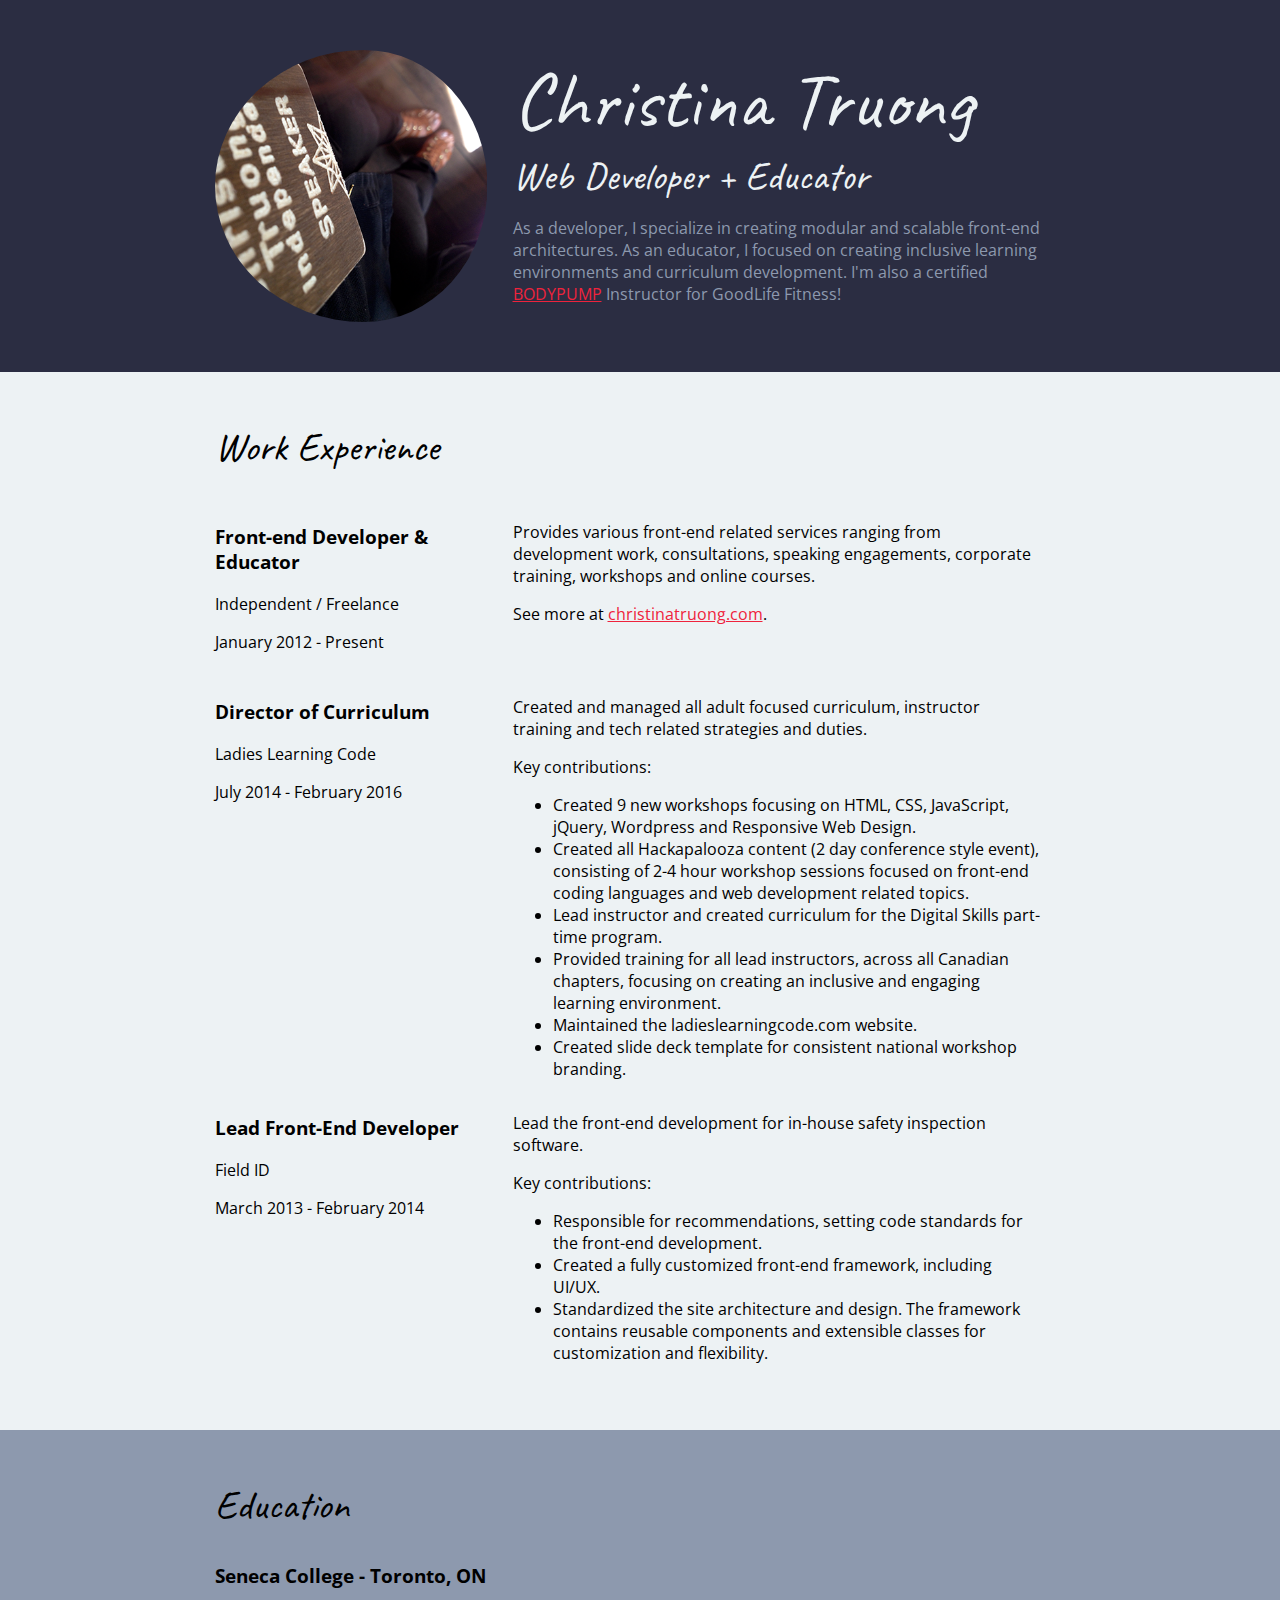
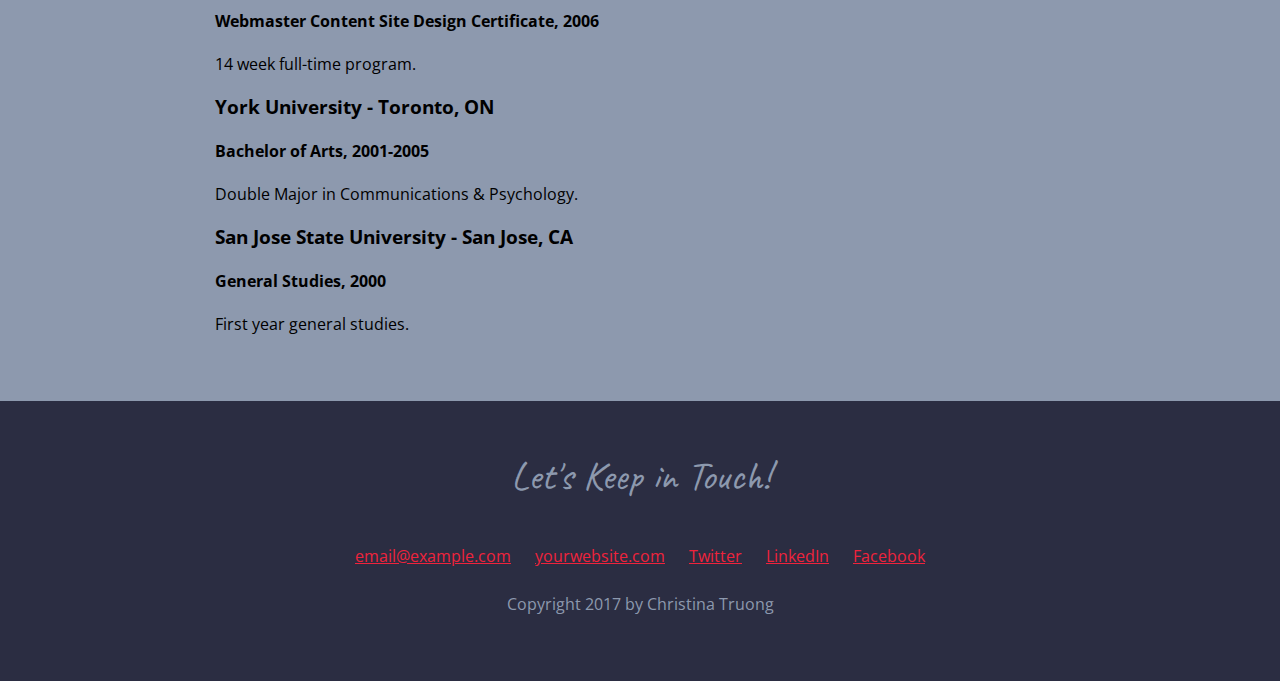
<file: CSS Essential Training 1/Exercise Files/Ch04/css-resume-final/index.html>
<!DOCTYPE html>
<html lang="en">
<head>
    <meta charset="UTF-8">
    <meta name="viewport" content="width=device-width, initial-scale=1.0">
    <title>Christina Truong | Resume</title>
    <link href="https://fonts.googleapis.com/css?family=Caveat|Open+Sans:400,400i,700" rel="stylesheet">
    <link rel="stylesheet" href="css/styles.css">
</head>
<body>
    <!-- // Intro -->
    <header>
        <div class="content-wrap">
            <img class="profile-img column-narrow" src="images/christina-truong.png" alt="Christina Truong">
            
            <div class="column-wide">
              <h1>Christina Truong</h1>
              <h2>Web Developer + Educator</h2>
              <p>As a developer, I specialize in creating modular and scalable front-end architectures. As an educator, I focused on creating inclusive learning environments and curriculum development. I'm also a certified <a href="#">BODYPUMP</a> Instructor for GoodLife Fitness!</p>
            </div>
        </div>
    </header>
    
    <main> 
        <!-- // Work Experience -->
        <section class="work">
            <div class="content-wrap">
                <h2>Work Experience</h2>

                <!-- Job Details: copy this block to add more positions. -->
                <div class="column-narrow">
                    <h3>Front-end Developer & Educator</h3>
                    <p>Independent / Freelance</p>
                    <p>January 2012 - Present</p>
                </div>
                <div class="column-wide">
                  <p>Provides various front-end related services ranging from development work, consultations, speaking engagements, corporate training, workshops and online courses.</p>
                  <p>See more at <a href="http://christinatruong.com">christinatruong.com</a>.</p>
                </div>
                
                <!-- Job Details -->
                <div class="column-narrow">
                    <h3>Director of Curriculum</h3>
                    <p>Ladies Learning Code</p>
                    <p>July 2014 - February 2016</p>
                </div>
                
                <div class="column-wide">
                    <p>Created and managed all adult focused curriculum, instructor training and tech related strategies and duties.</p>

                    <p>Key contributions:</p>
                    <ul>
                        <li>Created 9 new workshops focusing on HTML, CSS, JavaScript, jQuery, Wordpress and Responsive Web Design.</li>
                        <li>Created all Hackapalooza content (2 day conference style event), consisting of 2-4 hour workshop sessions focused on front-end coding languages and web development related topics.</li>
                        <li>Lead instructor and created curriculum for the Digital Skills part-time program.</li>
                        <li>Provided training for all lead instructors, across all Canadian chapters, focusing on creating an inclusive and engaging learning environment.</li>
                        <li>Maintained the ladieslearningcode.com website.</li>
                        <li>Created slide deck template for consistent national workshop branding.</li>
                    </ul>
                </div>
                
                <!-- Job Details -->
                <div class="column-narrow">
                    <h3>Lead Front-End Developer</h3>
                    <p>Field ID</p>
                    <p>March 2013 - February 2014</p>
                </div>
                <div class="column-wide">
                    <p>Lead the front-end development for in-house safety inspection software.</p>
                    <p>Key contributions:</p>
                    <ul>
                        <li>Responsible for recommendations, setting code standards for the front-end development.</li>
                        <li>Created a fully customized front-end framework, including UI/UX.</li>
                        <li>Standardized the site architecture and design. The framework contains reusable components and extensible classes for customization and flexibility.</li>
                    </ul>
                </div>
            </div>
        </section>


        <!-- // Education -->
        <section class="education">
            <div class="content-wrap">
                <h2>Education</h2>

                <!-- School details: copy this block to add more schools. -->
                <h3>Seneca College - Toronto, ON</h3>
                <h4>Webmaster Content Site Design Certificate, 2006</h4>
                <p>14 week full-time program.</p>
                
                <h3>York University - Toronto, ON</h3>
                <h4>Bachelor of Arts, 2001-2005</h4>
                <p>Double Major in Communications & Psychology.</p>
                
                <h3>San Jose State University - San Jose, CA</h3>
                <h4>General Studies, 2000</h4>
                <p>First year general studies.</p>
            </div>
        </section>
    </main>
    
    <!-- // Footer & contact info -->
    <footer>
        <div class="content-wrap">
            <h2>Let's Keep in Touch!</h2>
            
            <!-- Social media and contact links. Add or remove any networks. -->
            <div class="contact-info">
                <a href="mailto:email@example.com">email@example.com</a>
                <a href="http://yourwebsite.com">yourwebsite.com</a>
                <a href="#">Twitter</a>
                <a href="#">LinkedIn</a>
                <a href="#">Facebook</a>
            </div>

            <p>Copyright 2017 by Christina Truong</p>
        </div>
    </footer>
</body>
</html>
</file>
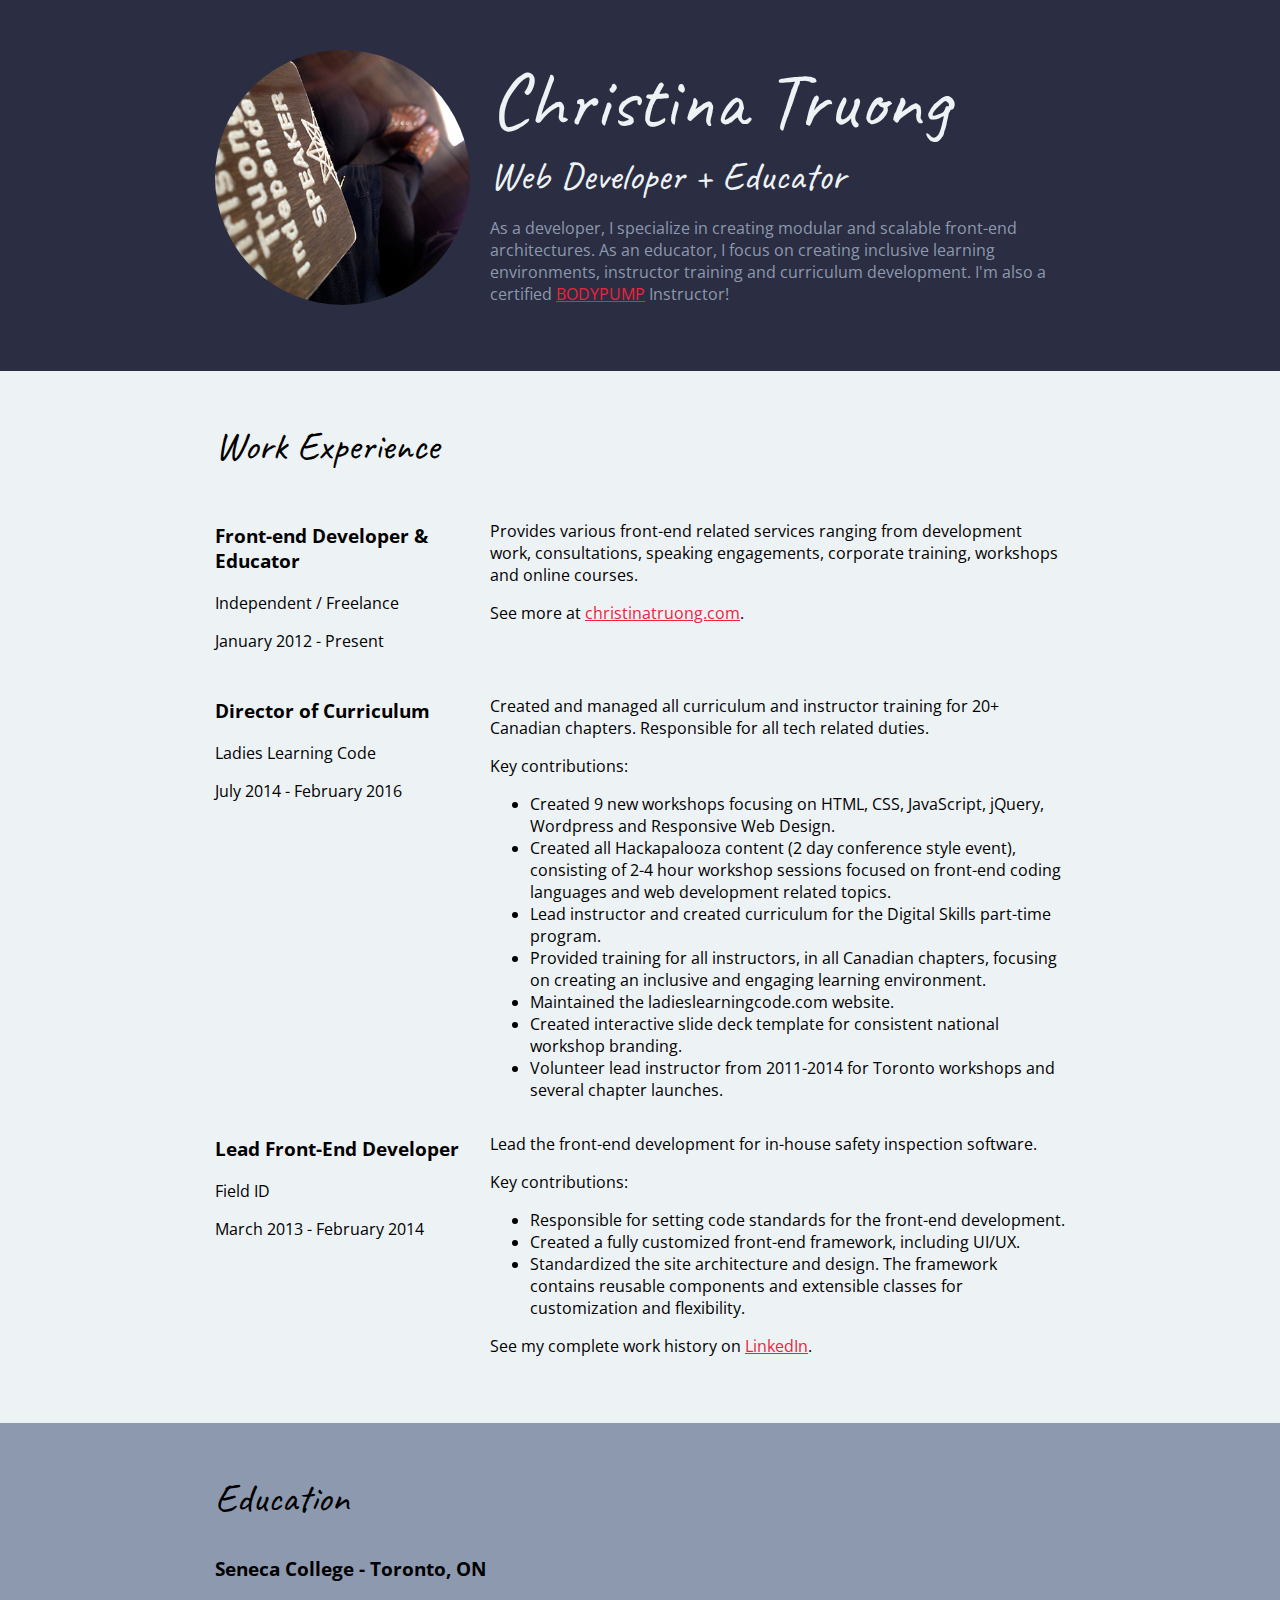
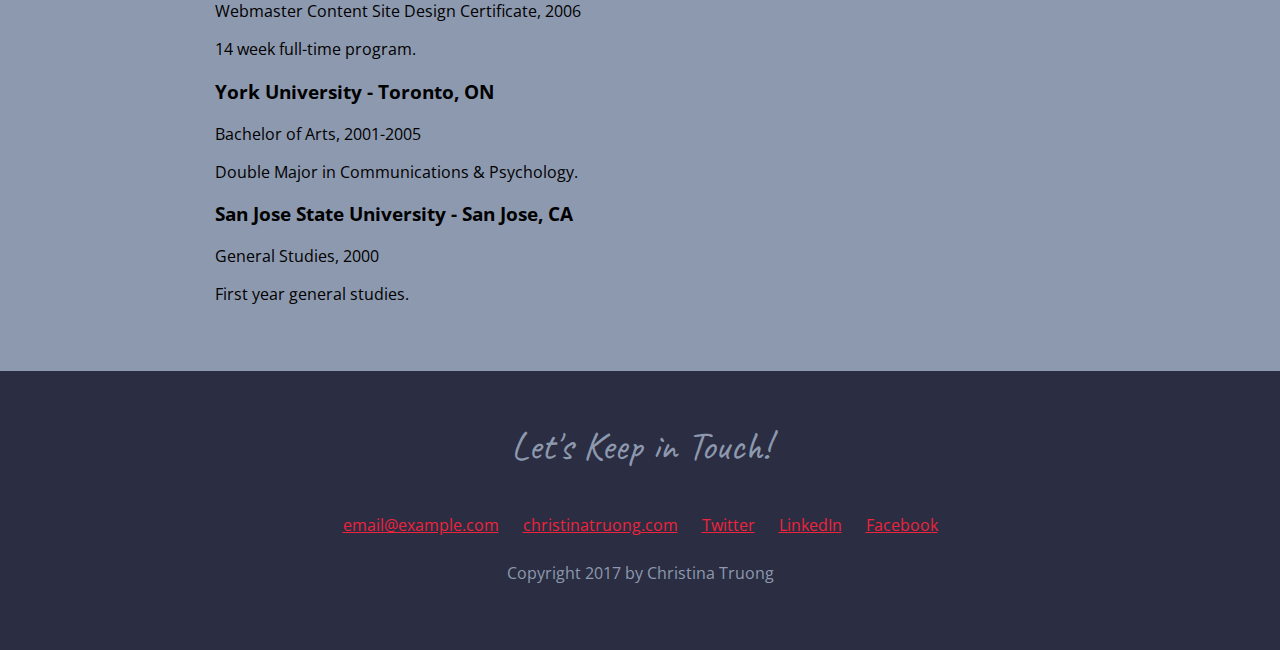
<file: CSS Essentail Training 2/Exercise Files/Ch01/01_06/css-resume/index.html>
<!DOCTYPE html>
<html lang="en">
<head>
    <meta charset="UTF-8">
    <meta name="viewport" content="width=device-width, initial-scale=1.0">
    <title>Christina Truong | Resume</title>
    <link href="https://fonts.googleapis.com/css?family=Caveat|Open+Sans:400,700" rel="stylesheet">
    <link rel="stylesheet" href="css/styles.css">
</head>
<body>
    <!-- // Intro -->
    <header>
      <div class="content-wrap">
        <img class="profile-img col-narrow" src="images/christina-truong.png" alt="Christina Truong">
        <div class="col-wide">
          <h1>Christina Truong</h1>
          <h2>Web Developer + Educator</h2>
          <p>As a developer, I specialize in creating modular and scalable front-end architectures. As an educator, I focus on creating inclusive learning environments, instructor training and curriculum development. I'm also a certified <a href="https://www.lesmills.com/workouts/fitness-classes/bodypump/" target="_blank">BODYPUMP</a> Instructor!</p>
        </div>
      </div>
    </header>

    <main>
        <!-- // Work Experience -->
        <section class="work">
          <div class="content-wrap">
            <h2>Work Experience</h2>

            <!-- Job 1 Details -->
            <div class="col-narrow">
              <h3>Front-end Developer & Educator</h3>
              <p>Independent / Freelance</p>
              <p>January 2012 - Present</p>
            </div>

            <div class="col-wide">
              <p>Provides various front-end related services ranging from development work, consultations, speaking engagements, corporate training, workshops and online courses.</p>
              <p>See more at <a href="http://christinatruong.com" target="_blank">christinatruong.com</a>.</p>
            </div>

            <!-- Job 2 Details -->
            <div class="col-narrow">
              <h3>Director of Curriculum</h3>
              <p>Ladies Learning Code</p>
              <p>July 2014 - February 2016</p>
            </div>
            <div class="col-wide">
              <p>Created and managed all curriculum and instructor training for 20+ Canadian chapters. Responsible for all tech related duties.</p>
              <p>Key contributions:</p>
              <ul>
                  <li>Created 9 new workshops focusing on HTML, CSS, JavaScript, jQuery, Wordpress and Responsive Web Design.</li>
                  <li>Created all Hackapalooza content (2 day conference style event), consisting of 2-4 hour workshop sessions focused on front-end coding languages and web development related topics.</li>
                  <li>Lead instructor and created curriculum for the Digital Skills part-time program.</li>
                  <li>Provided training for all instructors, in all Canadian chapters, focusing on creating an inclusive and engaging learning environment.</li>
                  <li>Maintained the ladieslearningcode.com website.</li>
                  <li>Created interactive slide deck template for consistent national workshop branding.</li>
                  <li>Volunteer lead instructor from 2011-2014 for Toronto workshops and several chapter launches.</li>
              </ul>
            </div>

            <!-- Job 3 Details -->
            <div class="col-narrow">
              <h3>Lead Front-End Developer</h3>
              <p>Field ID</p>
              <p>March 2013 - February 2014</p>
            </div>

            <div class="col-wide">
              <p>Lead the front-end development for in-house safety inspection software.</p>
              <p>Key contributions:</p>
              <ul>
                  <li>Responsible for setting code standards for the front-end development.</li>
                  <li>Created a fully customized front-end framework, including UI/UX.</li>
                  <li>Standardized the site architecture and design. The framework contains reusable components and extensible classes for customization and flexibility.</li>
              </ul>

              <p>See my complete work history on <a href="https://www.linkedin.com/in/christinatruong/" target="_blank">LinkedIn</a>.</p>
            </div>
          </div>
        </section>


        <!-- // Education -->
        <section class="education">
          <div class="content-wrap">
            <h2>Education</h2>

            <!-- School 1 details. -->
            <h3>Seneca College - Toronto, ON</h3>
            <p>Webmaster Content Site Design Certificate, 2006</p>
            <p>14 week full-time program.</p>

            <!-- School 2 details. -->
            <h3>York University - Toronto, ON</h3>
            <p>Bachelor of Arts, 2001-2005</p>
            <p>Double Major in Communications & Psychology.</p>

            <!-- School 3 details. -->
            <h3>San Jose State University - San Jose, CA</h3>
            <p>General Studies, 2000</p>
            <p>First year general studies.</p>
          </div>
        </section>
    </main>


    <!-- // Footer & contact info -->
    <footer>
      <div class="content-wrap">
        <h2>Let's Keep in Touch!</h2>

        <!-- Social media links. Add or remove any networks. -->
        <div class="contact-info">
            <a href="mailto:email@example.com">email@example.com</a>
            <a href="http://christinatruong.com">christinatruong.com</a>
            <a href="https://twitter.com/christinatruong">Twitter</a>
            <a href="https://www.linkedin.com/in/christinatruong/">LinkedIn</a>
            <a href="http://fb.me/christinacodes">Facebook</a>
        </div>

        <p>Copyright 2017 by Christina Truong</p>
      </div>
    </footer>
</body>
</html>
</file>
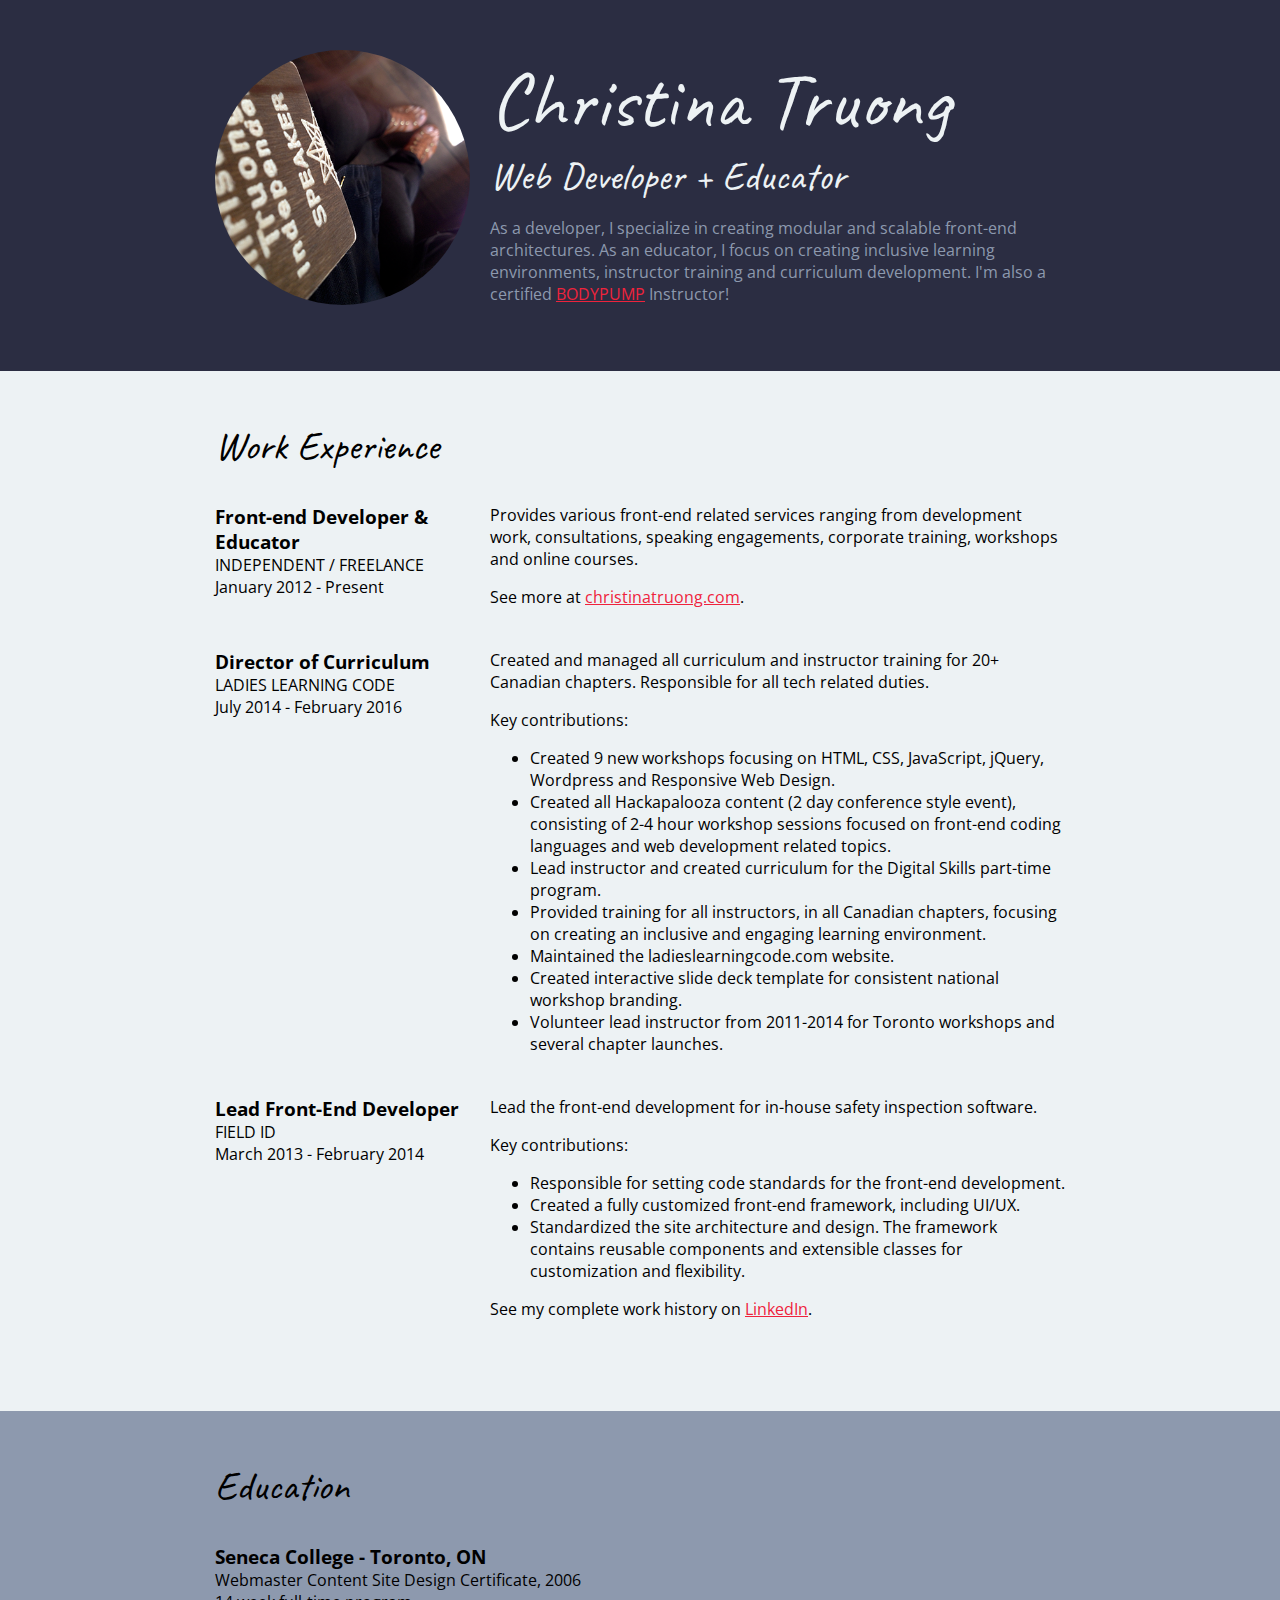
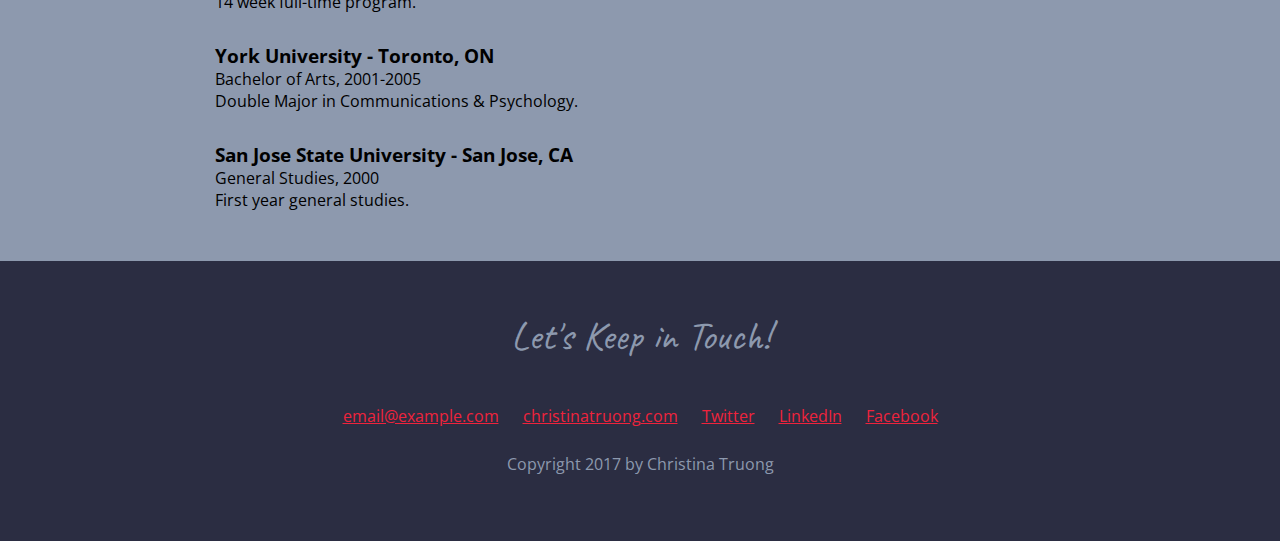
<file: CSS Essentail Training 2/Exercise Files/Ch02/02_05/css-resume/index.html>
<!DOCTYPE html>
<html lang="en">
<head>
    <meta charset="UTF-8">
    <meta name="viewport" content="width=device-width, initial-scale=1.0">
    <title>Christina Truong | Resume</title>
    <link href="https://fonts.googleapis.com/css?family=Caveat|Open+Sans:400,700" rel="stylesheet">
    <link rel="stylesheet" href="css/styles.css">
</head>
<body>
    <!-- // Intro -->
    <header>
      <div class="content-wrap">
        <img class="profile-img col-narrow" src="images/christina-truong.png" alt="Christina Truong">
        <div class="col-wide">
          <h1>Christina Truong</h1>
          <h2>Web Developer + Educator</h2>
          <p>As a developer, I specialize in creating modular and scalable front-end architectures. As an educator, I focus on creating inclusive learning environments, instructor training and curriculum development. I'm also a certified <a href="https://www.lesmills.com/workouts/fitness-classes/bodypump/" target="_blank">BODYPUMP</a> Instructor!</p>
        </div>
      </div>
    </header>

    <main>
        <!-- // Work Experience -->
        <section class="work">
          <div class="content-wrap">
            <h2>Work Experience</h2>

            <!-- Job 1 Details -->
            <div class="col-narrow">
              <h3>Front-end Developer & Educator</h3>
              <p class="uppercase">Independent / Freelance</p>
              <p>January 2012 - Present</p>
            </div>

            <div class="col-wide job-description">
              <p>Provides various front-end related services ranging from development work, consultations, speaking engagements, corporate training, workshops and online courses.</p>
              <p>See more at <a href="http://christinatruong.com" target="_blank">christinatruong.com</a>.</p>
            </div>

            <!-- Job 2 Details -->
            <div class="col-narrow">
              <h3>Director of Curriculum</h3>
              <p class="uppercase">Ladies Learning Code</p>
              <p>July 2014 - February 2016</p>
            </div>
            <div class="col-wide job-description">
              <p>Created and managed all curriculum and instructor training for 20+ Canadian chapters. Responsible for all tech related duties.</p>
              <p>Key contributions:</p>
              <ul>
                  <li>Created 9 new workshops focusing on HTML, CSS, JavaScript, jQuery, Wordpress and Responsive Web Design.</li>
                  <li>Created all Hackapalooza content (2 day conference style event), consisting of 2-4 hour workshop sessions focused on front-end coding languages and web development related topics.</li>
                  <li>Lead instructor and created curriculum for the Digital Skills part-time program.</li>
                  <li>Provided training for all instructors, in all Canadian chapters, focusing on creating an inclusive and engaging learning environment.</li>
                  <li>Maintained the ladieslearningcode.com website.</li>
                  <li>Created interactive slide deck template for consistent national workshop branding.</li>
                  <li>Volunteer lead instructor from 2011-2014 for Toronto workshops and several chapter launches.</li>
              </ul>
            </div>

            <!-- Job 3 Details -->
            <div class="col-narrow">
              <h3>Lead Front-End Developer</h3>
              <p class="uppercase">Field ID</p>
              <p>March 2013 - February 2014</p>
            </div>

            <div class="col-wide job-description">
              <p>Lead the front-end development for in-house safety inspection software.</p>
              <p>Key contributions:</p>
              <ul>
                  <li>Responsible for setting code standards for the front-end development.</li>
                  <li>Created a fully customized front-end framework, including UI/UX.</li>
                  <li>Standardized the site architecture and design. The framework contains reusable components and extensible classes for customization and flexibility.</li>
              </ul>

              <p>See my complete work history on <a href="https://www.linkedin.com/in/christinatruong/" target="_blank">LinkedIn</a>.</p>
            </div>
          </div>
        </section>


        <!-- // Education -->
        <section class="education">
          <div class="content-wrap">
            <h2>Education</h2>

            <!-- School 1 details. -->
            <h3>Seneca College - Toronto, ON</h3>
            <p>Webmaster Content Site Design Certificate, 2006</p>
            <p>14 week full-time program.</p>

            <!-- School 2 details. -->
            <h3>York University - Toronto, ON</h3>
            <p>Bachelor of Arts, 2001-2005</p>
            <p>Double Major in Communications & Psychology.</p>

            <!-- School 3 details. -->
            <h3>San Jose State University - San Jose, CA</h3>
            <p>General Studies, 2000</p>
            <p>First year general studies.</p>
          </div>
        </section>
    </main>


    <!-- // Footer & contact info -->
    <footer>
      <div class="content-wrap">
        <h2>Let's Keep in Touch!</h2>

        <!-- Social media links. Add or remove any networks. -->
        <div class="contact-info">
            <a href="mailto:email@example.com">email@example.com</a>
            <a href="http://christinatruong.com">christinatruong.com</a>
            <a href="https://twitter.com/christinatruong">Twitter</a>
            <a href="https://www.linkedin.com/in/christinatruong/">LinkedIn</a>
            <a href="http://fb.me/christinacodes">Facebook</a>
        </div>

        <p>Copyright 2017 by Christina Truong</p>
      </div>
    </footer>
</body>
</html>
</file>
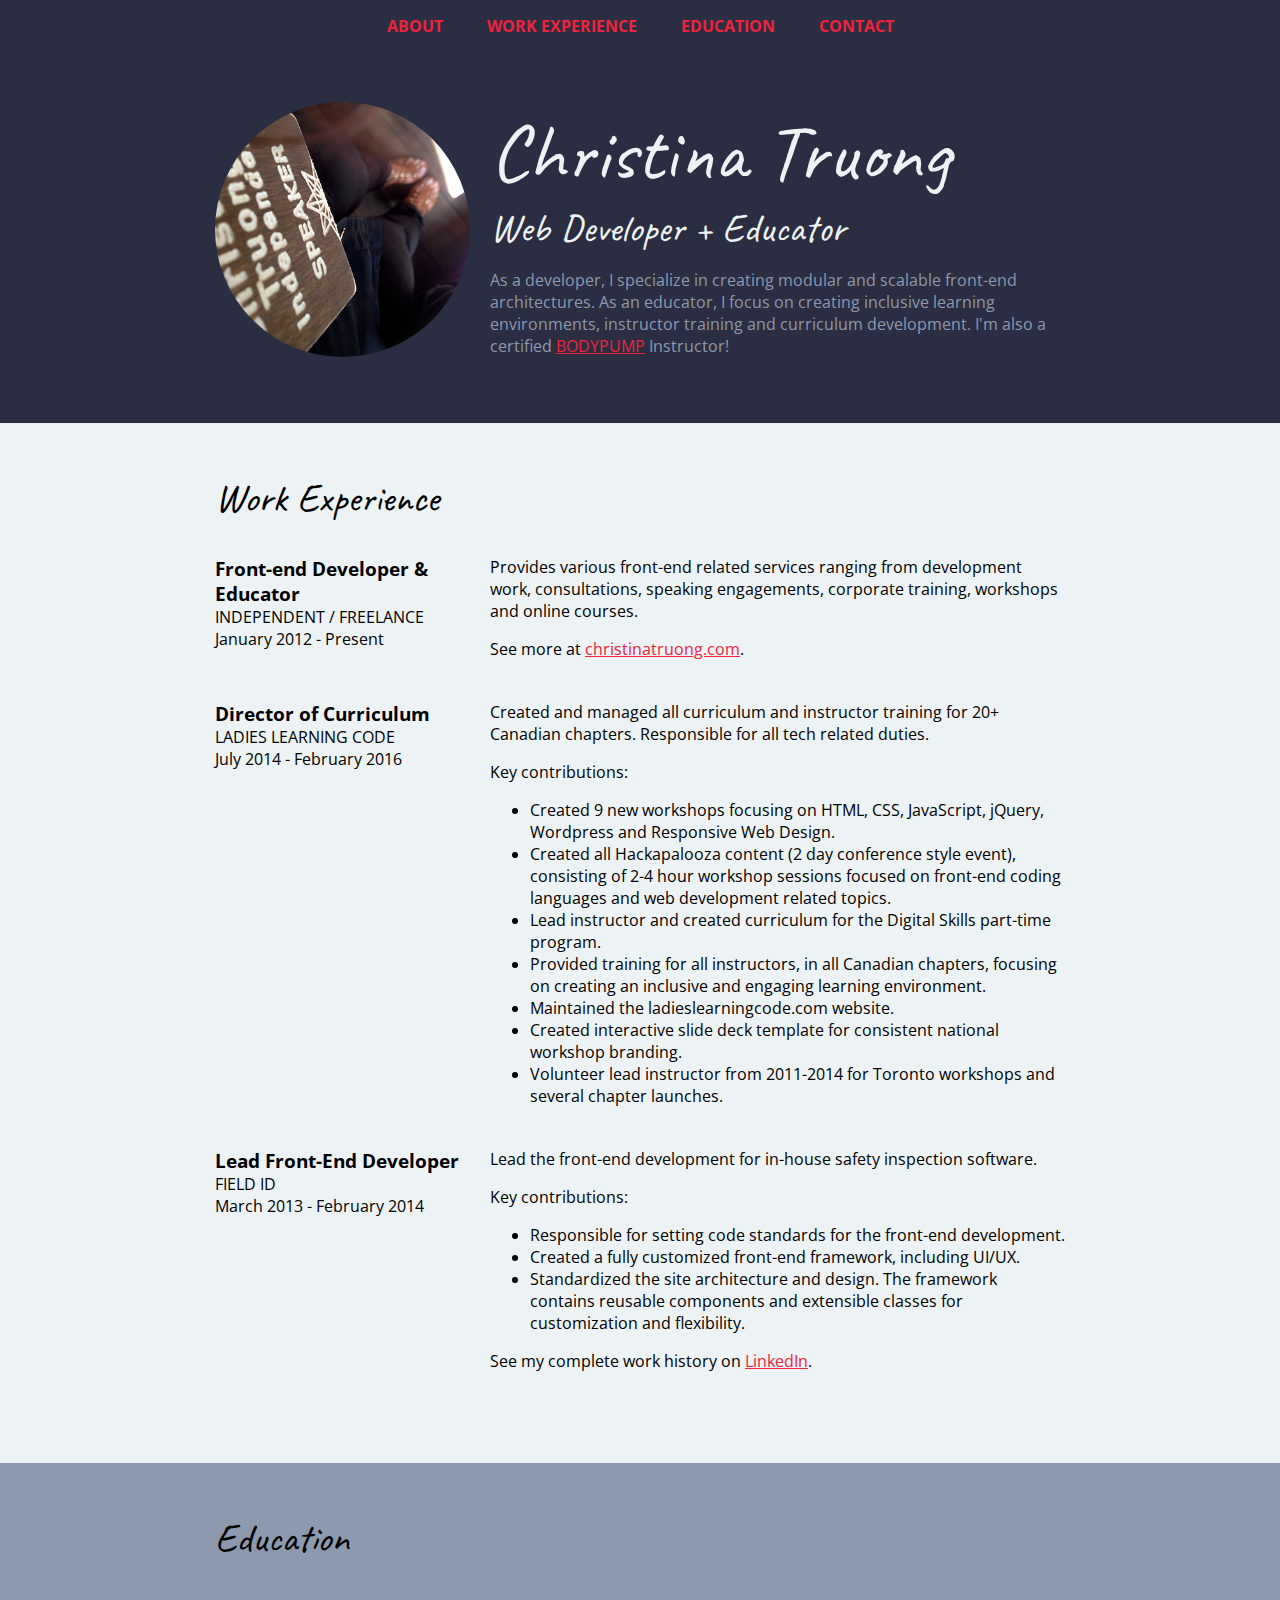
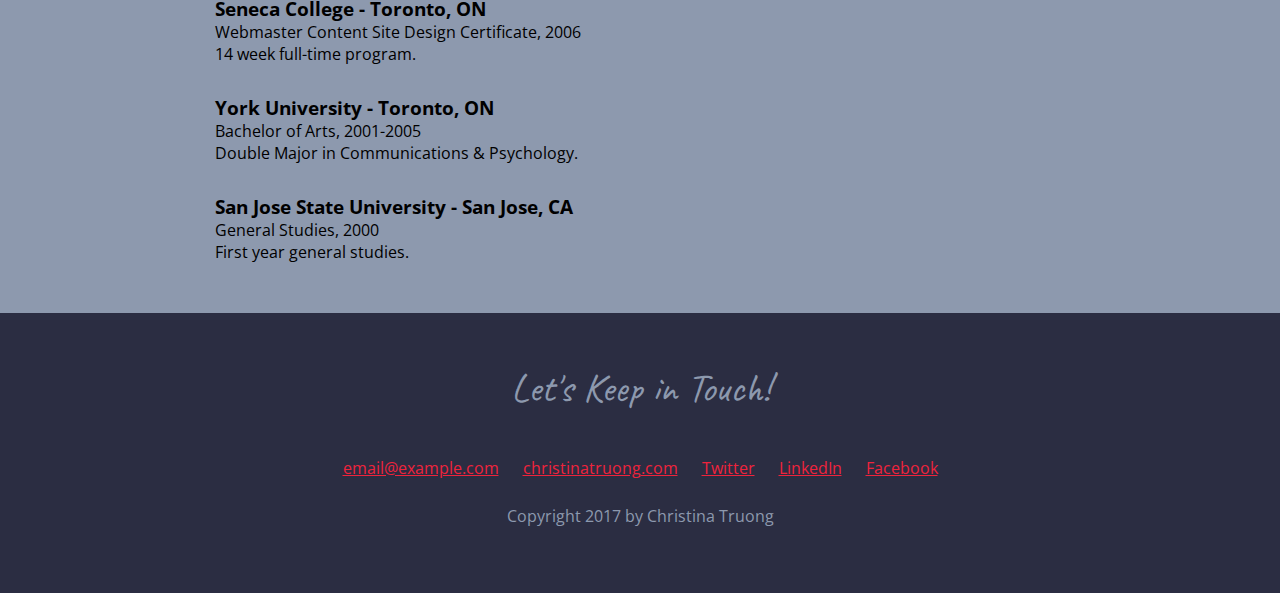
<file: CSS Essentail Training 2/Exercise Files/Ch02/02_07/css-resume/index.html>
<!DOCTYPE html>
<html lang="en">
<head>
    <meta charset="UTF-8">
    <meta name="viewport" content="width=device-width, initial-scale=1.0">
    <title>Christina Truong | Resume</title>
    <link href="https://fonts.googleapis.com/css?family=Caveat|Open+Sans:400,700" rel="stylesheet">
    <link rel="stylesheet" href="css/styles.css">
</head>
<body>
    <!-- // Intro -->
    <header id="about">
      <nav class="display">
        <a href="#about">About</a>
        <a href="#work">Work Experience</a>
        <a href="#education">Education</a>
        <a href="#contact">Contact</a>
      </nav>
      <div class="content-wrap">
        <img class="profile-img col-narrow" src="images/christina-truong.png" alt="Christina Truong">
        <div class="col-wide">
          <h1>Christina Truong</h1>
          <h2>Web Developer + Educator</h2>
          <p>As a developer, I specialize in creating modular and scalable front-end architectures. As an educator, I focus on creating inclusive learning environments, instructor training and curriculum development. I'm also a certified <a href="https://www.lesmills.com/workouts/fitness-classes/bodypump/" target="_blank">BODYPUMP</a> Instructor!</p>
        </div>
      </div>
    </header>

    <main>
        <!-- // Work Experience -->
        <section id="work" class="work">
          <div class="content-wrap">
            <h2>Work Experience</h2>

            <!-- Job 1 Details -->
            <div class="col-narrow">
              <h3>Front-end Developer & Educator</h3>
              <p class="uppercase">Independent / Freelance</p>
              <p>January 2012 - Present</p>
            </div>

            <div class="col-wide job-description">
              <p>Provides various front-end related services ranging from development work, consultations, speaking engagements, corporate training, workshops and online courses.</p>
              <p>See more at <a href="http://christinatruong.com" target="_blank">christinatruong.com</a>.</p>
            </div>

            <!-- Job 2 Details -->
            <div class="col-narrow">
              <h3>Director of Curriculum</h3>
              <p class="uppercase">Ladies Learning Code</p>
              <p>July 2014 - February 2016</p>
            </div>
            <div class="col-wide job-description">
              <p>Created and managed all curriculum and instructor training for 20+ Canadian chapters. Responsible for all tech related duties.</p>
              <p>Key contributions:</p>
              <ul>
                  <li>Created 9 new workshops focusing on HTML, CSS, JavaScript, jQuery, Wordpress and Responsive Web Design.</li>
                  <li>Created all Hackapalooza content (2 day conference style event), consisting of 2-4 hour workshop sessions focused on front-end coding languages and web development related topics.</li>
                  <li>Lead instructor and created curriculum for the Digital Skills part-time program.</li>
                  <li>Provided training for all instructors, in all Canadian chapters, focusing on creating an inclusive and engaging learning environment.</li>
                  <li>Maintained the ladieslearningcode.com website.</li>
                  <li>Created interactive slide deck template for consistent national workshop branding.</li>
                  <li>Volunteer lead instructor from 2011-2014 for Toronto workshops and several chapter launches.</li>
              </ul>
            </div>

            <!-- Job 3 Details -->
            <div class="col-narrow">
              <h3>Lead Front-End Developer</h3>
              <p class="uppercase">Field ID</p>
              <p>March 2013 - February 2014</p>
            </div>

            <div class="col-wide job-description">
              <p>Lead the front-end development for in-house safety inspection software.</p>
              <p>Key contributions:</p>
              <ul>
                  <li>Responsible for setting code standards for the front-end development.</li>
                  <li>Created a fully customized front-end framework, including UI/UX.</li>
                  <li>Standardized the site architecture and design. The framework contains reusable components and extensible classes for customization and flexibility.</li>
              </ul>

              <p>See my complete work history on <a href="https://www.linkedin.com/in/christinatruong/" target="_blank">LinkedIn</a>.</p>
            </div>
          </div>
        </section>


        <!-- // Education -->
        <section id="education" class="education">
          <div class="content-wrap">
            <h2>Education</h2>

            <!-- School 1 details. -->
            <h3>Seneca College - Toronto, ON</h3>
            <p>Webmaster Content Site Design Certificate, 2006</p>
            <p>14 week full-time program.</p>

            <!-- School 2 details. -->
            <h3>York University - Toronto, ON</h3>
            <p>Bachelor of Arts, 2001-2005</p>
            <p>Double Major in Communications & Psychology.</p>

            <!-- School 3 details. -->
            <h3>San Jose State University - San Jose, CA</h3>
            <p>General Studies, 2000</p>
            <p>First year general studies.</p>
          </div>
        </section>
    </main>


    <!-- // Footer & contact info -->
    <footer id="contact">
      <div class="content-wrap">
        <h2>Let's Keep in Touch!</h2>

        <!-- Social media links. Add or remove any networks. -->
        <div class="contact-info">
            <a href="mailto:email@example.com">email@example.com</a>
            <a href="http://christinatruong.com">christinatruong.com</a>
            <a href="https://twitter.com/christinatruong">Twitter</a>
            <a href="https://www.linkedin.com/in/christinatruong/">LinkedIn</a>
            <a href="http://fb.me/christinacodes">Facebook</a>
        </div>

        <p>Copyright 2017 by Christina Truong</p>
      </div>
    </footer>
</body>
</html>
</file>
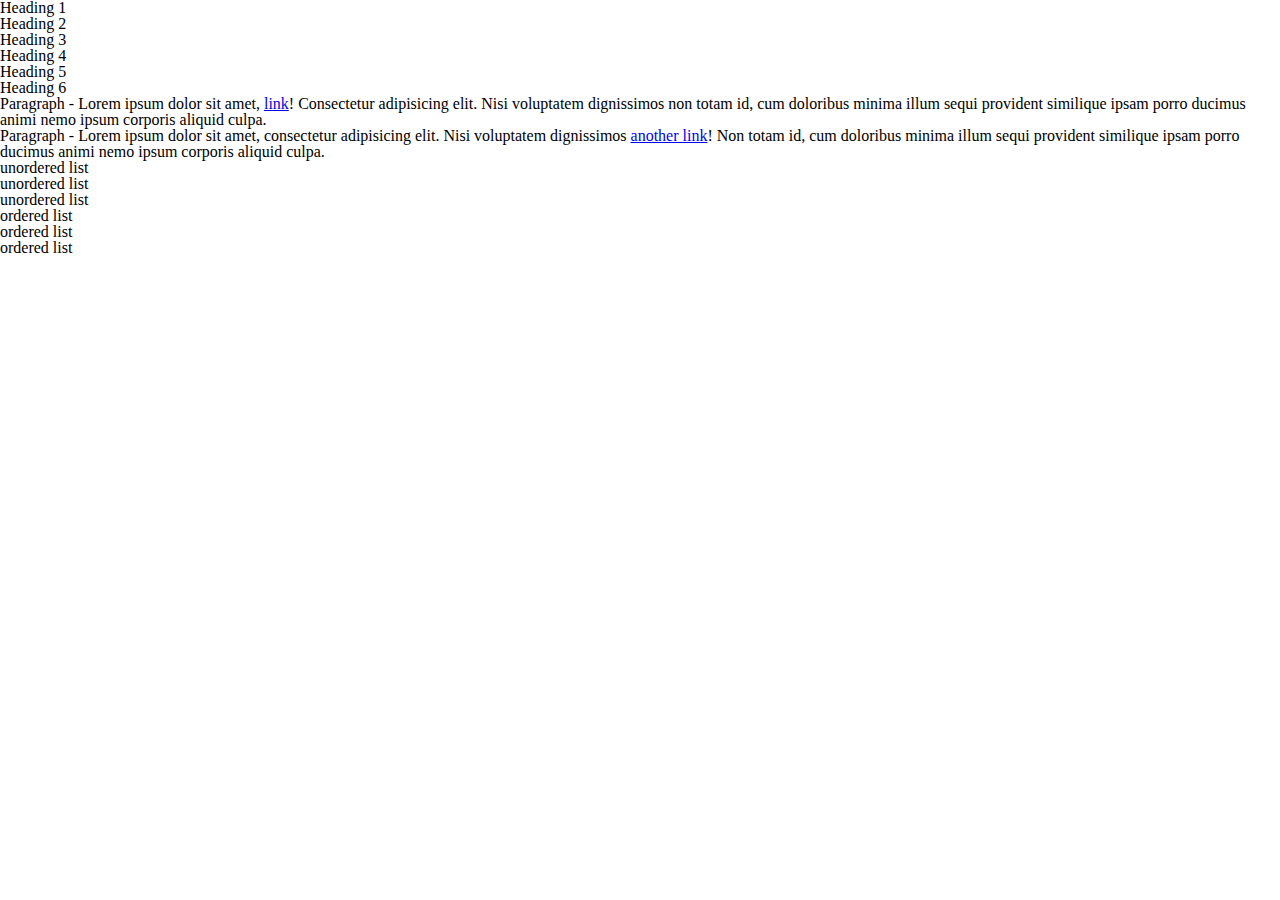
<file: CSS Essentail Training 2/Exercise Files/Ch03/03_03/css-reset/index.html>
<!DOCTYPE html>
<html lang="en">
<head>
  <meta charset="UTF-8">
  <meta name="viewport" content="width=device-width, initial-scale=1.0">
  <title>CSS Reset</title>
  <link rel="stylesheet" href="reset.css">
</head>
<body>
  <h1>Heading 1</h1>
  <h2>Heading 2</h2>
  <h3>Heading 3</h3>
  <h4>Heading 4</h4>
  <h5>Heading 5</h5>
  <h6>Heading 6</h6>

  <p>Paragraph - Lorem ipsum dolor sit amet, <a href="#">link</a>! Consectetur adipisicing elit. Nisi voluptatem dignissimos non totam id, cum doloribus minima illum sequi provident similique ipsam porro ducimus animi nemo ipsum corporis aliquid culpa.</p>
  <p>Paragraph - Lorem ipsum dolor sit amet, consectetur adipisicing elit. Nisi voluptatem dignissimos <a href="#">another link</a>! Non totam id, cum doloribus minima illum sequi provident similique ipsam porro ducimus animi nemo ipsum corporis aliquid culpa.</p>

  <ul>
    <li>unordered list</li>
    <li>unordered list</li>
    <li>unordered list</li>
  </ul>

  <ol>
    <li>ordered list</li>
    <li>ordered list</li>
    <li>ordered list</li>
  </ol>
</body>
</html>
</file>
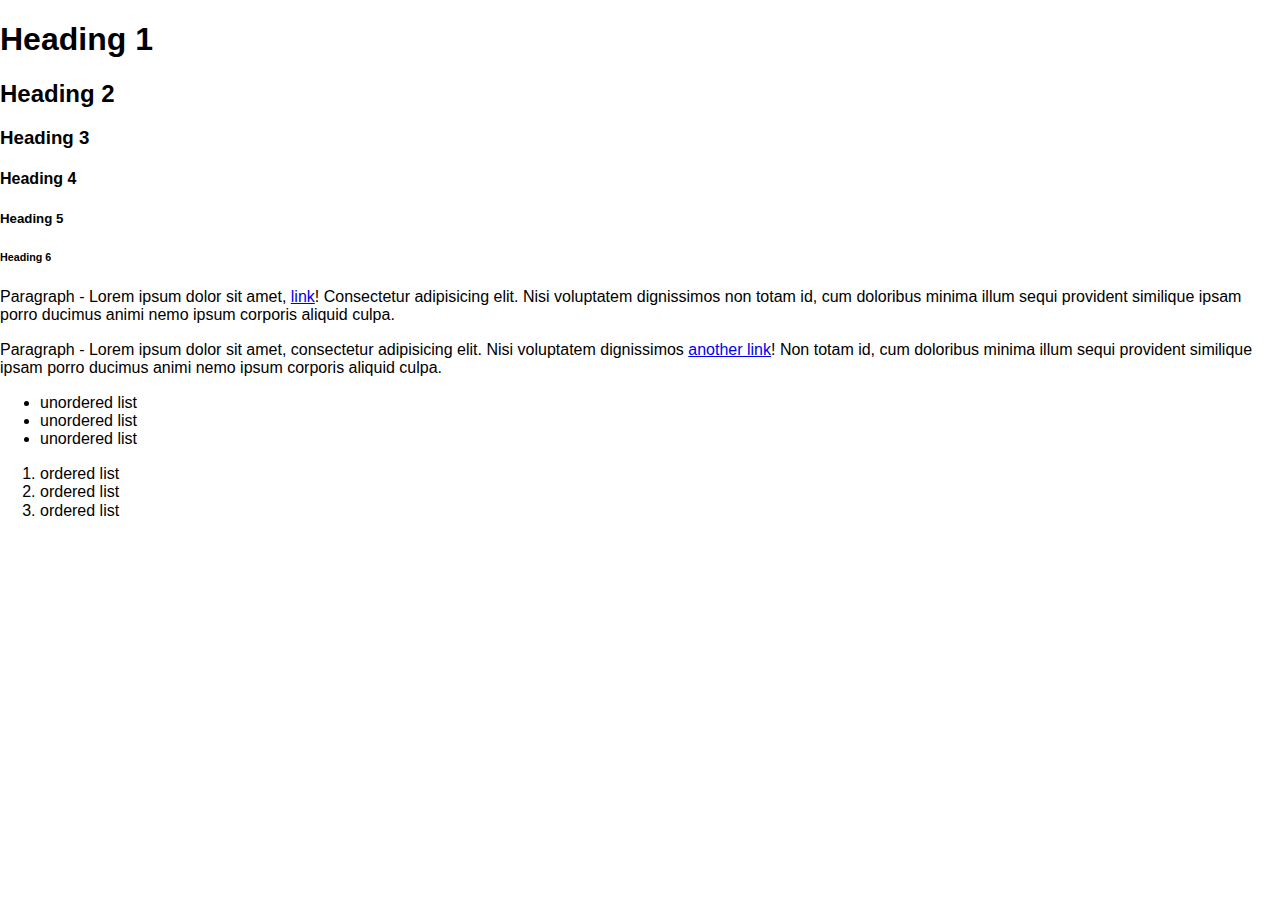
<file: CSS Essentail Training 2/Exercise Files/Ch03/03_03/normalize/index.html>
<!DOCTYPE html>
<html lang="en">
<head>
  <meta charset="UTF-8">
  <meta name="viewport" content="width=device-width, initial-scale=1.0">
  <title>Normalize</title>
  <link rel="stylesheet" href="normalize.css">
</head>
<body>
  <h1>Heading 1</h1>
  <h2>Heading 2</h2>
  <h3>Heading 3</h3>
  <h4>Heading 4</h4>
  <h5>Heading 5</h5>
  <h6>Heading 6</h6>

  <p>Paragraph - Lorem ipsum dolor sit amet, <a href="#">link</a>! Consectetur adipisicing elit. Nisi voluptatem dignissimos non totam id, cum doloribus minima illum sequi provident similique ipsam porro ducimus animi nemo ipsum corporis aliquid culpa.</p>
  <p>Paragraph - Lorem ipsum dolor sit amet, consectetur adipisicing elit. Nisi voluptatem dignissimos <a href="#">another link</a>! Non totam id, cum doloribus minima illum sequi provident similique ipsam porro ducimus animi nemo ipsum corporis aliquid culpa.</p>

  <ul>
    <li>unordered list</li>
    <li>unordered list</li>
    <li>unordered list</li>
  </ul>

  <ol>
    <li>ordered list</li>
    <li>ordered list</li>
    <li>ordered list</li>
  </ol>
</body>
</html>
</file>
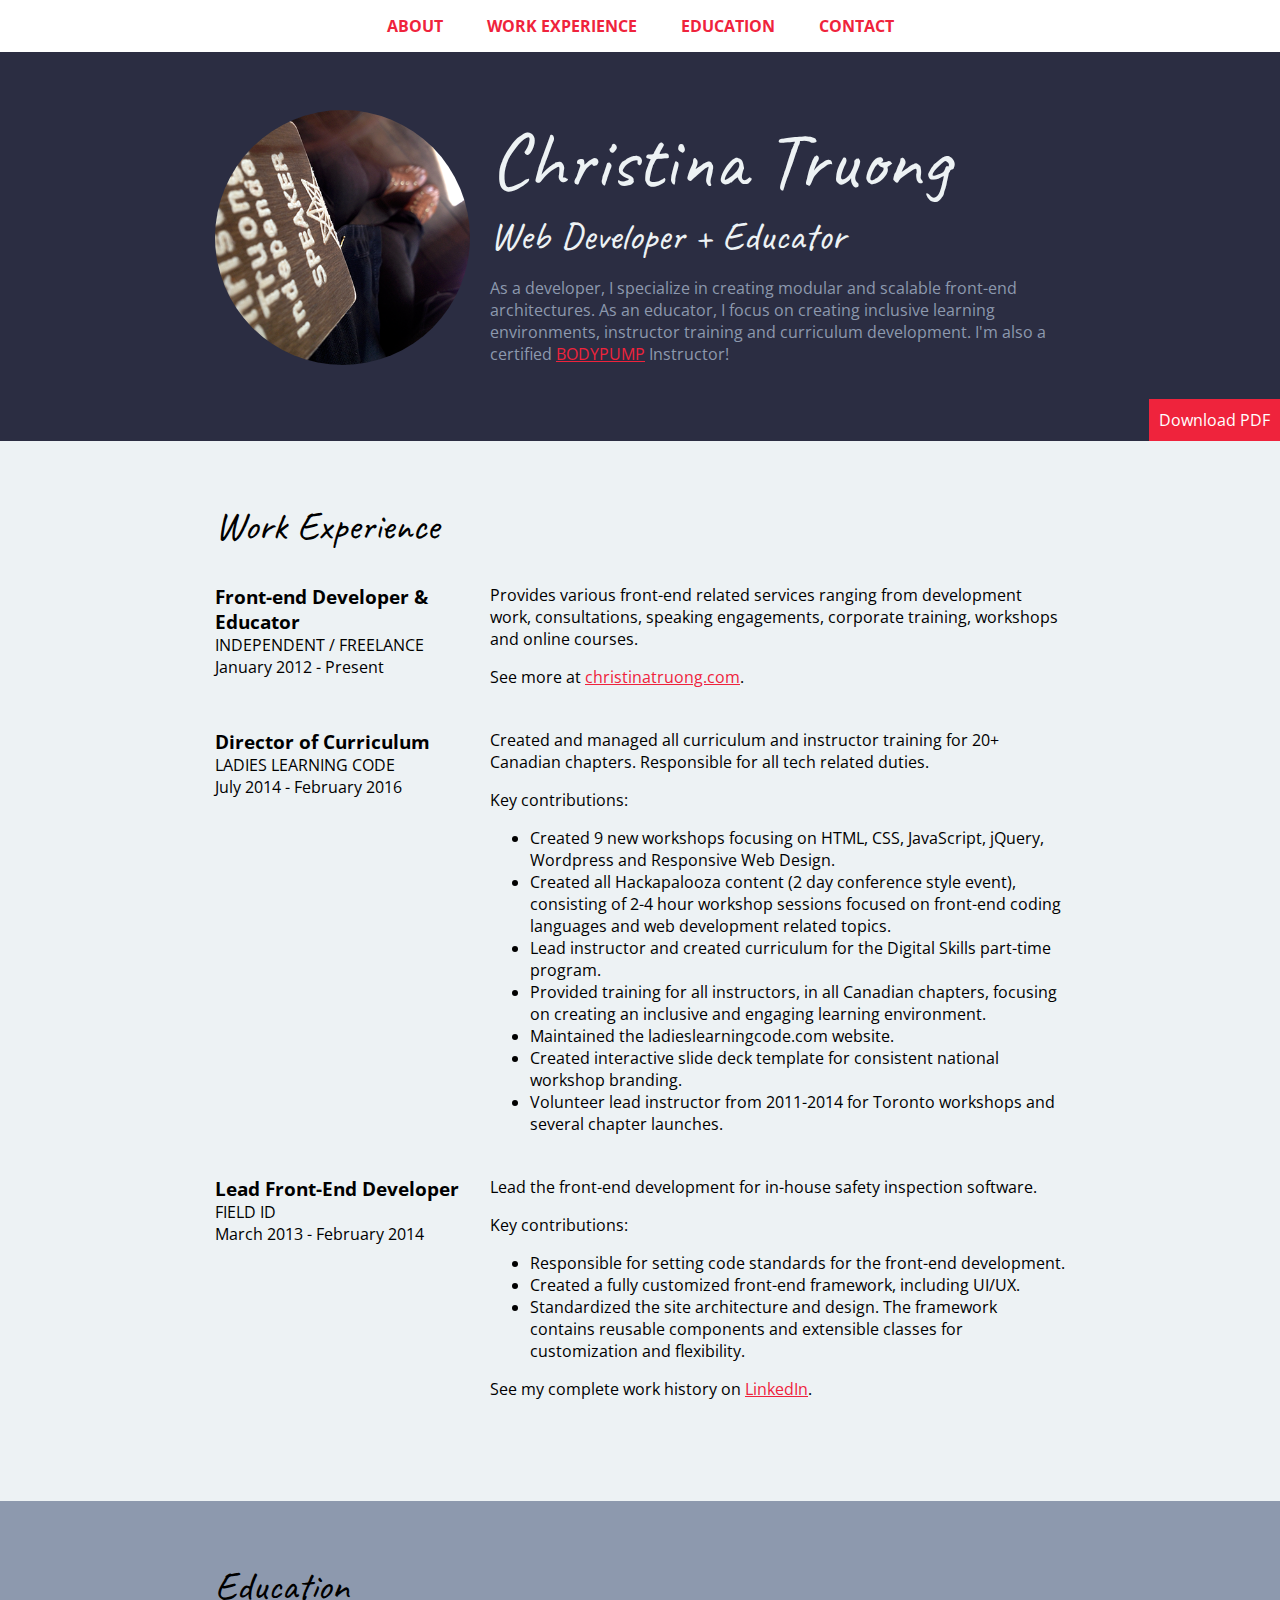
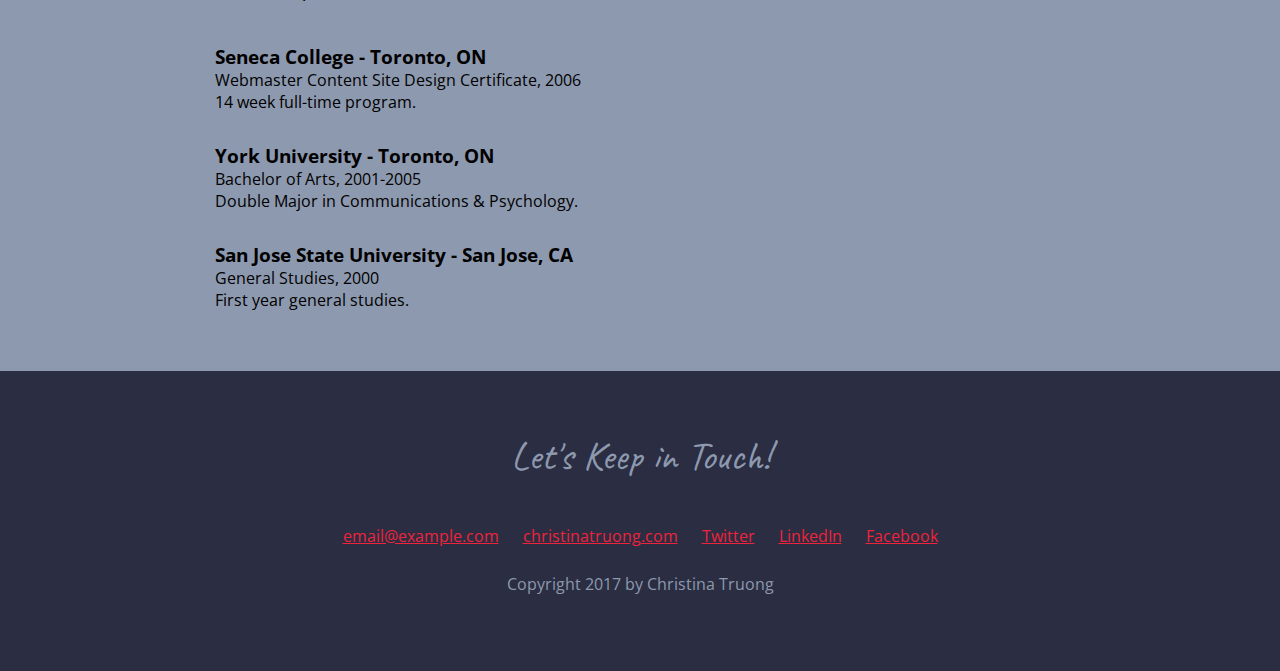
<file: CSS Essentail Training 2/Exercise Files/Ch03/03_04/css-resume/index.html>
<!DOCTYPE html>
<html lang="en">
<head>
  <meta charset="UTF-8">
  <meta name="viewport" content="width=device-width, initial-scale=1.0">
  <title>Christina Truong | Resume</title>
  <link href="https://fonts.googleapis.com/css?family=Caveat|Open+Sans:400,700" rel="stylesheet">
  <link rel="stylesheet" href="css/styles.css">
</head>
<body>
  <!-- // Intro -->
  <header id="about">
    <nav>
      <a href="#about">About</a>
      <a href="#work">Work Experience</a>
      <a href="#education">Education</a>
      <a href="#contact">Contact</a>
    </nav>
    <div class="content-wrap">
      <img class="profile-img col-narrow" src="images/christina-truong.png" alt="Christina Truong">
      <div class="col-wide">
        <h1>Christina Truong</h1>
        <h2>Web Developer + Educator</h2>
        <p>As a developer, I specialize in creating modular and scalable front-end architectures. As an educator, I focus on creating inclusive learning environments, instructor training and curriculum development. I'm also a certified <a href="https://www.lesmills.com/workouts/fitness-classes/bodypump/" target="_blank">BODYPUMP</a> Instructor!</p>
      </div>
    </div>
    <a href="resume.pdf" download class="btn download">Download PDF</a>
  </header>

  <main>
    <!-- // Work Experience -->
    <section id="work" class="work">
      <div class="content-wrap">
        <h2>Work Experience</h2>

        <!-- Job 1 Details -->
        <div class="col-narrow">
          <h3>Front-end Developer & Educator</h3>
          <p class="uppercase">Independent / Freelance</p>
          <p>January 2012 - Present</p>
        </div>

        <div class="col-wide job-description">
          <p>Provides various front-end related services ranging from development work, consultations, speaking engagements, corporate training, workshops and online courses.</p>
          <p>See more at <a href="http://christinatruong.com" target="_blank">christinatruong.com</a>.</p>
        </div>

        <!-- Job 2 Details -->
        <div class="col-narrow">
          <h3>Director of Curriculum</h3>
          <p class="uppercase">Ladies Learning Code</p>
          <p>July 2014 - February 2016</p>
        </div>
        <div class="col-wide job-description">
          <p>Created and managed all curriculum and instructor training for 20+ Canadian chapters. Responsible for all tech related duties.</p>
          <p>Key contributions:</p>
          <ul>
              <li>Created 9 new workshops focusing on HTML, CSS, JavaScript, jQuery, Wordpress and Responsive Web Design.</li>
              <li>Created all Hackapalooza content (2 day conference style event), consisting of 2-4 hour workshop sessions focused on front-end coding languages and web development related topics.</li>
              <li>Lead instructor and created curriculum for the Digital Skills part-time program.</li>
              <li>Provided training for all instructors, in all Canadian chapters, focusing on creating an inclusive and engaging learning environment.</li>
              <li>Maintained the ladieslearningcode.com website.</li>
              <li>Created interactive slide deck template for consistent national workshop branding.</li>
              <li>Volunteer lead instructor from 2011-2014 for Toronto workshops and several chapter launches.</li>
          </ul>
        </div>

        <!-- Job 3 Details -->
        <div class="col-narrow">
          <h3>Lead Front-End Developer</h3>
          <p class="uppercase">Field ID</p>
          <p>March 2013 - February 2014</p>
        </div>

        <div class="col-wide job-description">
          <p>Lead the front-end development for in-house safety inspection software.</p>
          <p>Key contributions:</p>
          <ul>
              <li>Responsible for setting code standards for the front-end development.</li>
              <li>Created a fully customized front-end framework, including UI/UX.</li>
              <li>Standardized the site architecture and design. The framework contains reusable components and extensible classes for customization and flexibility.</li>
          </ul>

          <p>See my complete work history on <a href="https://www.linkedin.com/in/christinatruong/" target="_blank">LinkedIn</a>.</p>
        </div>
      </div>
    </section>


    <!-- // Education -->
    <section id="education" class="education">
      <div class="content-wrap">
        <h2>Education</h2>

        <!-- School 1 details. -->
        <h3>Seneca College - Toronto, ON</h3>
        <p>Webmaster Content Site Design Certificate, 2006</p>
        <p>14 week full-time program.</p>

        <!-- School 2 details. -->
        <h3>York University - Toronto, ON</h3>
        <p>Bachelor of Arts, 2001-2005</p>
        <p>Double Major in Communications & Psychology.</p>

        <!-- School 3 details. -->
        <h3>San Jose State University - San Jose, CA</h3>
        <p>General Studies, 2000</p>
        <p>First year general studies.</p>
      </div>
    </section>
  </main>


  <!-- // Footer & contact info -->
  <footer id="contact">
    <div class="content-wrap">
      <h2>Let's Keep in Touch!</h2>

      <!-- Social media links. Add or remove any networks. -->
      <div class="contact-info">
        <a href="mailto:email@example.com">email@example.com</a>
        <a href="http://christinatruong.com">christinatruong.com</a>
        <a href="https://twitter.com/christinatruong">Twitter</a>
        <a href="https://www.linkedin.com/in/christinatruong/">LinkedIn</a>
        <a href="http://fb.me/christinacodes">Facebook</a>
      </div>

      <p>Copyright 2017 by Christina Truong</p>
    </div>
  </footer>
</body>
</html>
</file>
<file: CSS Essential Training 1/Exercise Files/Ch04/css-resume-final/css/styles.css>
/* Global styles 
------------------------------------*/
/* border box fix */
html {
  box-sizing: border-box;
}
*, *:before, *:after {
  box-sizing: inherit;
}

body {
  font-family: 'Open Sans', sans-serif;
  margin: 0;
}
a {
    color: #EF233C;
}
a:hover {
    text-decoration: none;
}
h1, h2 {
  font-family: 'Caveat', cursive;
  font-weight: 400;
}
h1 {
  font-size: 80px;
}
h2 {
  font-size: 40px;
  margin-top: 0;
}
.content-wrap {
  max-width: 950px;
  margin: 0 auto;
  padding: 50px;
  overflow: hidden;
}

.column-narrow {
  width: 35%;
  float: left;
  padding-right: 3%;
  min-height: 175px;
}
.column-wide {
  width: 62%;
  float: left;
  min-height: 175px;
}



/* Header & Footer 
------------------------------------*/
header, 
footer {
  background: #2B2D42;
  color: #8D99AE;
}
header h1,
header h2 {
    color: #EDF2F4;
    margin: 0;
}

/* Header styles only */
header {
  /*text-align: center;*/
}
.profile-img {
  /*width: 300px;*/
  border-radius: 50%;
  /*float: left;*/
  /*margin-right: 30px;*/
}

/* Footer styles only */
footer {
  text-align: center;
}
.contact-info a {
  padding: 10px;
  display: inline-block;
}



/* Work Experience
------------------------------------*/
.work {
    background: #EDF2F4;
}


/* Education
------------------------------------*/
.education {
    background: #8D99AE;
}
</file>
<file: CSS Essentail Training 2/Exercise Files/Ch01/01_06/css-resume/css/styles.css>
/* Color Palette
#2B2D42 - dark blue
#8D99AE - light blue
#EDF2F4 - blue/white
#EF233C - red
*/

/* Global styles
-------------------------*/
/* apply a natural box layout model to all elements, but allowing components to change */
html {
  box-sizing: border-box;
}
*, *:before, *:after {
  box-sizing: inherit;
}
body {
  font-family: 'Open Sans', sans-serif;
  margin: 0;
}
h1, h2 {
  font-family: 'Caveat', cursive;
  font-weight: 400;
}
h1 {
  font-size: 80px;
}
h2 {
  font-size: 40px;
  margin-top: 0;
}
a {
  color: #EF233C;
}
a:hover {
  text-decoration: none;
}
.content-wrap {
  max-width: 950px;
  margin: 0 auto;
  padding: 50px;
  overflow: hidden;
}
.col-narrow {
  width: 30%;
  float: left;
  min-height: 175px;
}
.col-wide {
  width: 70%;
  float: left;
  padding-left: 20px;
  min-height: 175px;
}


/* Header and Footer
-------------------------*/
header, footer {
  background: #2B2D42;
  color: #8D99AE;
}
/* header */
header h1, header h2 {
  color: #EDF2F4;
  margin: 0;
}
.profile-img {
  border-radius: 50%;
}
/* footer */
footer {
  text-align: center;
}
.contact-info a {
  padding: 10px;
  display: inline-block;
}



/* Work Experience
-------------------------*/
.work {
  background: #EDF2F4;
}

/* Education
-------------------------*/
.education {
  background: #8D99AE;
}
</file>
<file: CSS Essentail Training 2/Exercise Files/Ch02/02_05/css-resume/css/styles.css>
/* Color Palette
#2B2D42 - dark blue
#8D99AE - light blue
#EDF2F4 - blue/white
#EF233C - red
*/

/* Global styles
-------------------------*/
/* apply a natural box layout model to all elements, but allowing components to change */
html {
  box-sizing: border-box;
}
*, *:before, *:after {
  box-sizing: inherit;
}
body {
  font-family: 'Open Sans', sans-serif;
  margin: 0;
}
h1, h2 {
  font-family: 'Caveat', cursive;
  font-weight: 400;
}
h1 {
  font-size: 80px;
}
h2 {
  font-size: 40px;
  margin-top: 0;
}
h3 {
  margin: 0;
}
a {
  color: #EF233C;
}
a:hover {
  text-decoration: none;
}
.content-wrap {
  max-width: 950px;
  margin: 0 auto;
  padding: 50px;
  overflow: hidden;
}
.col-narrow {
  width: 30%;
  float: left;
}
.col-wide {
  width: 70%;
  float: left;
  padding-left: 20px;
}
.uppercase {
  text-transform: uppercase;
}


/* Header and Footer
-------------------------*/
header, footer {
  background: #2B2D42;
  color: #8D99AE;
}
/* header */
header h1, header h2 {
  color: #EDF2F4;
  margin: 0;
}
.profile-img {
  border-radius: 50%;
}
/* footer */
footer {
  text-align: center;
}
.contact-info a {
  padding: 10px;
  display: inline-block;
}



/* Work Experience
-------------------------*/
.work {
  background: #EDF2F4;
}
h3 ~ p {
  margin: 0;
}
.job-description {
  margin-bottom: 25px;
}
.job-description p:first-of-type {
  margin-top: 0;
}


/* Education
-------------------------*/
.education {
  background: #8D99AE;
}
p + h3 {
  margin-top: 30px;
}
</file>
<file: CSS Essentail Training 2/Exercise Files/Ch02/02_07/css-resume/css/styles.css>
/* Color Palette
#2B2D42 - dark blue
#8D99AE - light blue
#EDF2F4 - blue/white
#EF233C - red
*/

/* Global styles
-------------------------*/
/* apply a natural box layout model to all elements, but allowing components to change */
html {
  box-sizing: border-box;
}
*, *:before, *:after {
  box-sizing: inherit;
}
body {
  font-family: 'Open Sans', sans-serif;
  margin: 0;
}
h1, h2 {
  font-family: 'Caveat', cursive;
  font-weight: 400;
}
h1 {
  font-size: 80px;
}
h2 {
  font-size: 40px;
  margin-top: 0;
}
h3 {
  margin: 0;
}
a {
  color: #EF233C;
}
a:hover {
  text-decoration: none;
}
.content-wrap {
  max-width: 950px;
  margin: 0 auto;
  padding: 50px;
  overflow: hidden;
}
.col-narrow {
  width: 30%;
  float: left;
}
.col-wide {
  width: 70%;
  float: left;
  padding-left: 20px;
}
.uppercase {
  text-transform: uppercase;
}


/* Header and Footer
-------------------------*/
header, footer {
  background: #2B2D42;
  color: #8D99AE;
}
/* header */
header h1, header h2 {
  color: #EDF2F4;
  margin: 0;
}
.profile-img {
  border-radius: 50%;
}
/* footer */
footer {
  text-align: center;
}
.contact-info a {
  padding: 10px;
  display: inline-block;
}


/* Navigation
-------------------------*/
nav {
  text-align: center;
}
nav a {
  display: inline-block;
  padding: 15px 20px;
  text-decoration: none;
  text-transform: uppercase;
  font-weight: 700;
}


/* Work Experience
-------------------------*/
.work {
  background: #EDF2F4;
}
h3 ~ p {
  margin: 0;
}
.job-description {
  margin-bottom: 25px;
}
.job-description p:first-of-type {
  margin-top: 0;
}


/* Education
-------------------------*/
.education {
  background: #8D99AE;
}
p + h3 {
  margin-top: 30px;
}
</file>
<file: CSS Essentail Training 2/Exercise Files/Ch03/03_04/css-resume/css/styles.css>
/* Color Palette
#2B2D42 - dark blue
#8D99AE - light blue
#EDF2F4 - blue/white
#EF233C - red
*/

/* Global styles
-------------------------*/
/* apply a natural box layout model to all elements, but allowing components to change */
html {
  box-sizing: border-box;
}
*, *:before, *:after {
  box-sizing: inherit;
}
body {
  font-family: 'Open Sans', sans-serif;
  margin: 0;
}
h1, h2 {
  font-family: 'Caveat', cursive;
  font-weight: 400;
}
h1 {
  font-size: 80px;
}
h2 {
  font-size: 40px;
  margin-top: 0;
}
h3 {
  margin: 0;
}
a {
  color: #EF233C;
}
a:hover {
  text-decoration: none;
}
.content-wrap {
  max-width: 950px;
  margin: 0 auto;
  padding: 60px 50px;
  overflow: hidden;
}
.col-narrow {
  width: 30%;
  float: left;
}
.col-wide {
  width: 70%;
  float: left;
  padding-left: 20px;
}
.uppercase {
  text-transform: uppercase;
}

/* Download button */
.btn {
  text-decoration: none;
  background: #EF233C;
  color: white;
  padding: 10px;
  display: inline-block;
}


/* Header and Footer
-------------------------*/
header, footer {
  background: #2B2D42;
  color: #8D99AE;
}
/* header */
header {
  padding-top: 50px;
  position: relative;
}
header h1, header h2 {
  color: #EDF2F4;
  margin: 0;
}
.profile-img {
  border-radius: 50%;
}
.download {
  position: absolute;
  bottom: 0;
  right: 0;
}

/* footer */
footer {
  text-align: center;
}
.contact-info a {
  padding: 10px;
  display: inline-block;
}


/* Navigation
-------------------------*/
nav {
  text-align: center;
  background: white;
  position: fixed;
  top: 0;
  width: 100%;
}
nav a {
  display: inline-block;
  padding: 15px 20px;
  text-decoration: none;
  text-transform: uppercase;
  font-weight: 700;
}


/* Work Experience
-------------------------*/
.work {
  background: #EDF2F4;
}
h3 ~ p {
  margin: 0;
}
.job-description {
  margin-bottom: 25px;
}
.job-description p:first-of-type {
  margin-top: 0;
}


/* Education
-------------------------*/
.education {
  background: #8D99AE;
}
p + h3 {
  margin-top: 30px;
}
</file>
